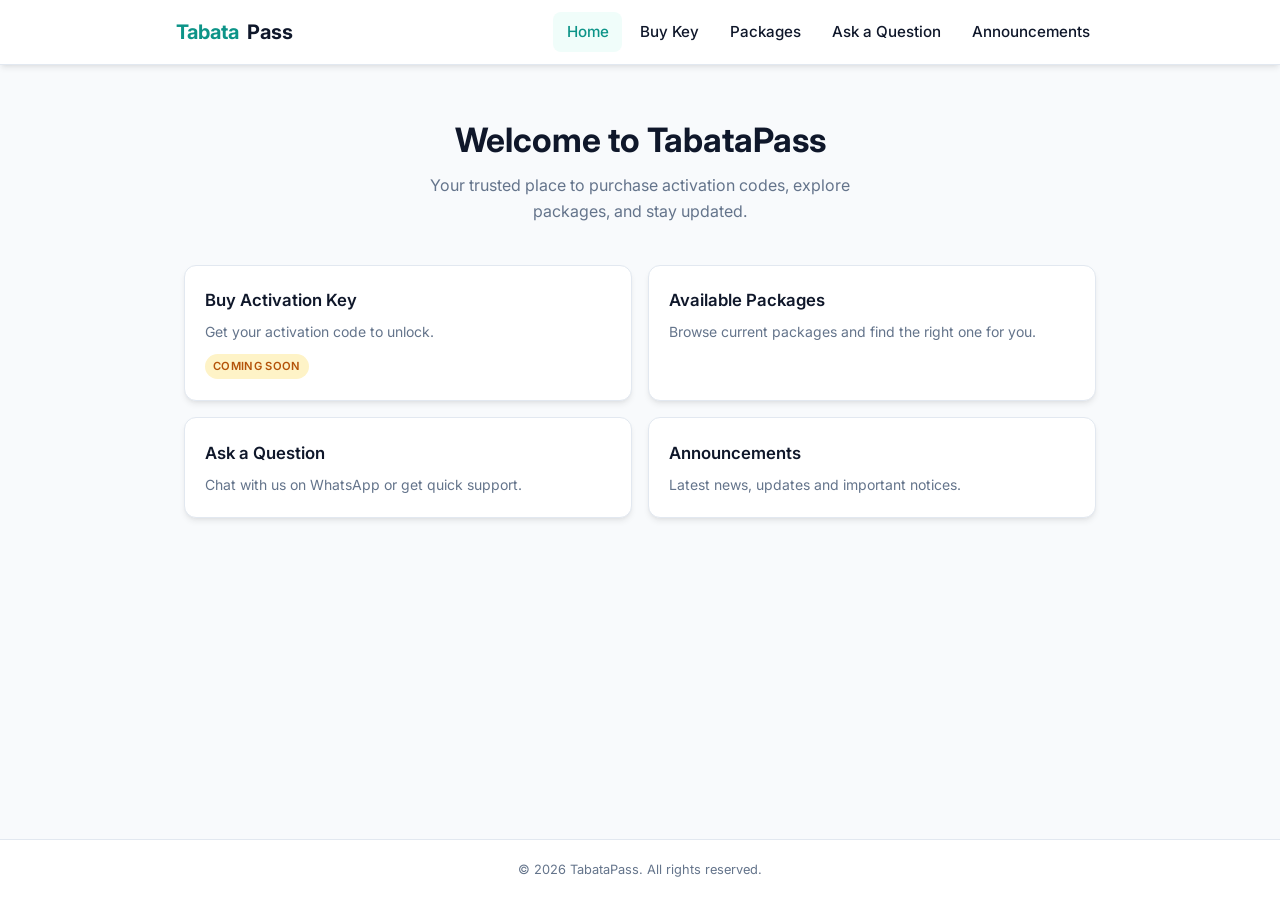
<file: index.html>
<!DOCTYPE html>
<html lang="en">
<head>
  <meta charset="UTF-8" />
  <meta name="viewport" content="width=device-width, initial-scale=1.0" />
  <meta name="description" content="TabataPass – Buy activation codes, view packages, get support and announcements." />
  <title>TabataPass | Home</title>
  <link rel="preconnect" href="https://fonts.googleapis.com" />
  <link rel="preconnect" href="https://fonts.gstatic.com" crossorigin />
  <link href="https://fonts.googleapis.com/css2?family=Inter:wght@400;500;600;700&display=swap" rel="stylesheet" />
  <link rel="stylesheet" href="styles.css" />
</head>
<body data-page="home">
  <header class="site-header">
    <div class="header-inner">
      <a href="index.html" class="logo">Tabata<span>Pass</span></a>
      <button class="nav-toggle" aria-label="Toggle menu" aria-expanded="false">
        <span></span><span></span><span></span>
      </button>
      <nav class="main-nav" aria-label="Main navigation">
        <a href="index.html" data-page="home">Home</a>
        <a href="buy.html" data-page="buy">Buy Key</a>
        <a href="packages.html" data-page="packages">Packages</a>
        <a href="ask.html" data-page="ask">Ask a Question</a>
        <a href="announcements.html" data-page="announcements">Announcements</a>
      </nav>
    </div>
  </header>

  <main class="main">
    <section class="hero">
      <h1>Welcome to TabataPass</h1>
      <p>Your trusted place to purchase activation codes, explore packages, and stay updated.</p>
    </section>

    <div class="action-grid">
      <a href="buy.html" class="action-card">
        <!-- <div class="icon">🔑</div> -->
        <h2>Buy Activation Key</h2>
        <p>Get your activation code to unlock.</p>
        <span class="badge">Coming Soon</span>
      </a>

      <a href="packages.html" class="action-card">
        <!-- <div class="icon">📦</div> -->
        <h2>Available Packages</h2>
        <p>Browse current packages and find the right one for you.</p>
      </a>

      <a href="ask.html" class="action-card">
        <!-- <div class="icon">💬</div> -->
        <h2>Ask a Question</h2>
        <p>Chat with us on WhatsApp or get quick support.</p>
      </a>

      <a href="announcements.html" class="action-card">
        <!-- <div class="icon">📢</div> -->
        <h2>Announcements</h2>
        <p>Latest news, updates and important notices.</p>
      </a>
    </div>
  </main>

  <footer class="site-footer">
    <p>&copy; 2026 TabataPass. All rights reserved.</p>
  </footer>

  <script src="script.js"></script>
</body>
</html>
</file>
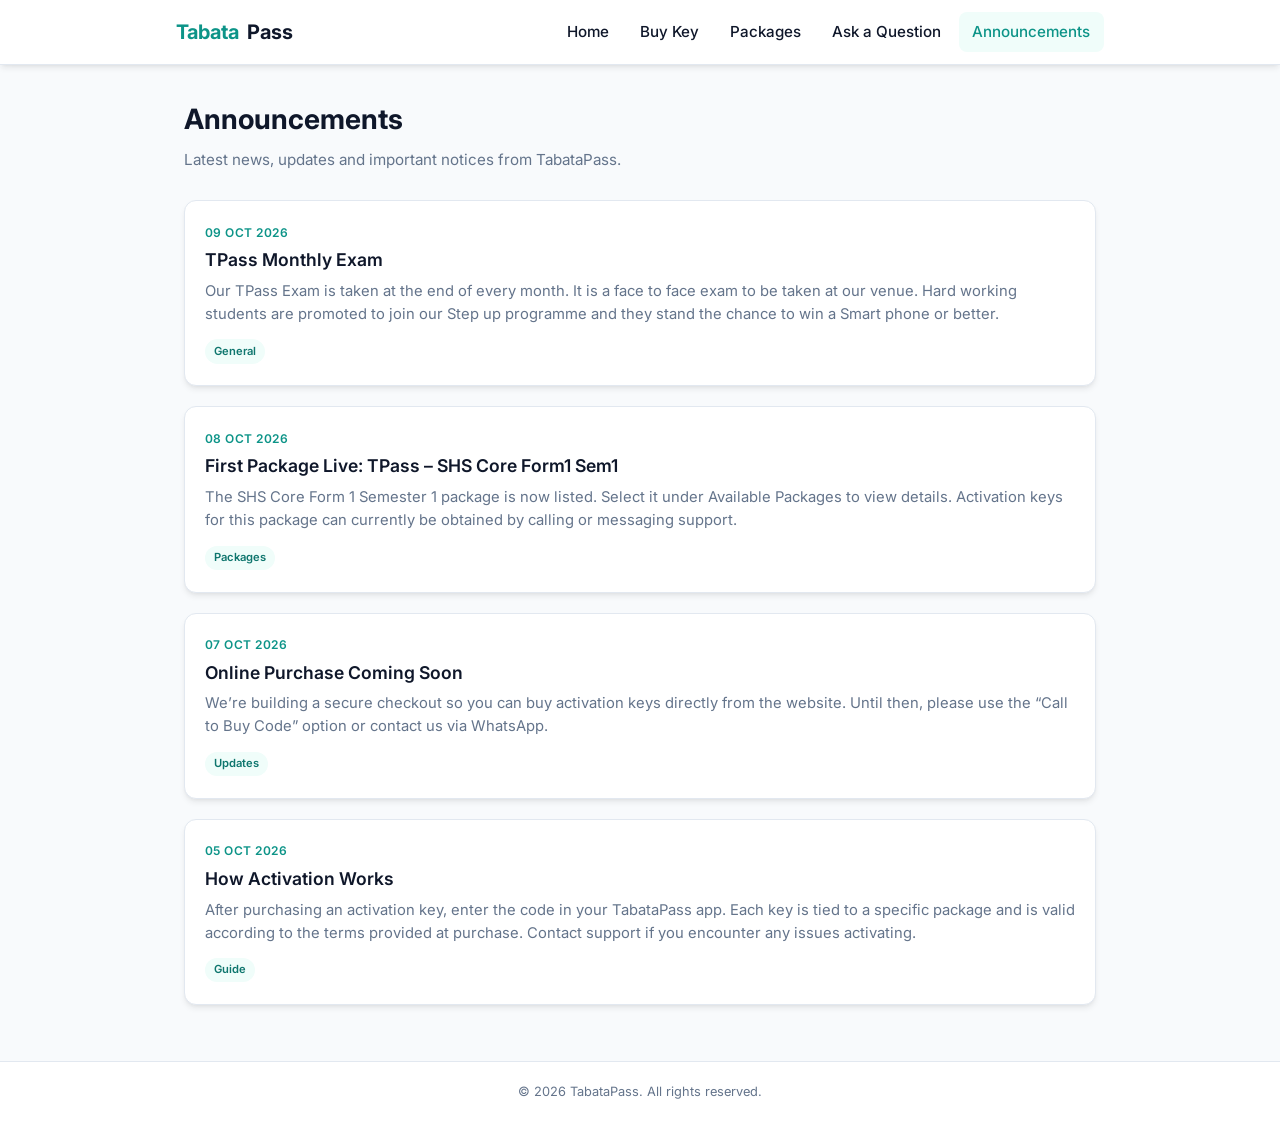
<file: announcements.html>
<!DOCTYPE html>
<html lang="en">
<head>
  <meta charset="UTF-8" />
  <meta name="viewport" content="width=device-width, initial-scale=1.0" />
  <meta name="description" content="TabataPass announcements, news and updates." />
  <title>Announcements | TabataPass</title>
  <link rel="preconnect" href="https://fonts.googleapis.com" />
  <link rel="preconnect" href="https://fonts.gstatic.com" crossorigin />
  <link href="https://fonts.googleapis.com/css2?family=Inter:wght@400;500;600;700&display=swap" rel="stylesheet" />
  <link rel="stylesheet" href="styles.css" />
</head>
<body data-page="announcements">
  <header class="site-header">
    <div class="header-inner">
      <a href="index.html" class="logo">Tabata<span>Pass</span></a>
      <button class="nav-toggle" aria-label="Toggle menu" aria-expanded="false">
        <span></span><span></span><span></span>
      </button>
      <nav class="main-nav" aria-label="Main navigation">
        <a href="index.html" data-page="home">Home</a>
        <a href="buy.html" data-page="buy">Buy Key</a>
        <a href="packages.html" data-page="packages">Packages</a>
        <a href="ask.html" data-page="ask">Ask a Question</a>
        <a href="announcements.html" data-page="announcements">Announcements</a>
      </nav>
    </div>
  </header>

  <main class="main">
    <h1 class="page-title">Announcements</h1>
    <p class="page-subtitle">Latest news, updates and important notices from TabataPass.</p>

    <div class="announcement-list">
      <article class="announcement-card">
        <div class="card-body">
          <div class="date">09 Oct 2026</div>
          <h3>TPass Monthly Exam</h3>
          <p>
            Our TPass Exam is taken at the end of every month. It is a face to face exam to be taken at our venue.
            Hard working students are promoted to join our Step up programme  and they stand the chance to win a Smart phone or better.
          </p>
          <span class="tag">General</span>
        </div>
      </article>

      <article class="announcement-card">
        <div class="card-body">
          <div class="date">08 Oct 2026</div>
          <h3>First Package Live: TPass – SHS Core Form1 Sem1</h3>
          <p>
            The SHS Core Form 1 Semester 1 package is now listed. Select it under Available Packages to view details.
            Activation keys for this package can currently be obtained by calling or messaging support.
          </p>
          <span class="tag">Packages</span>
        </div>
      </article>

      <article class="announcement-card">
        <div class="card-body">
          <div class="date">07 Oct 2026</div>
          <h3>Online Purchase Coming Soon</h3>
          <p>
            We’re building a secure checkout so you can buy activation keys directly from the website.
            Until then, please use the “Call to Buy Code” option or contact us via WhatsApp.
          </p>
          <span class="tag">Updates</span>
        </div>
      </article>

      <article class="announcement-card">
        <div class="card-body">
          <div class="date">05 Oct 2026</div>
          <h3>How Activation Works</h3>
          <p>
            After purchasing an activation key, enter the code in your TabataPass app.
            Each key is tied to a specific package and is valid according to the terms provided at purchase.
            Contact support if you encounter any issues activating.
          </p>
          <span class="tag">Guide</span>
        </div>
      </article>
    </div>
  </main>

  <footer class="site-footer">
    <p>&copy; 2026 TabataPass. All rights reserved.</p>
  </footer>

  <script src="script.js"></script>
</body>
</html>
</file>
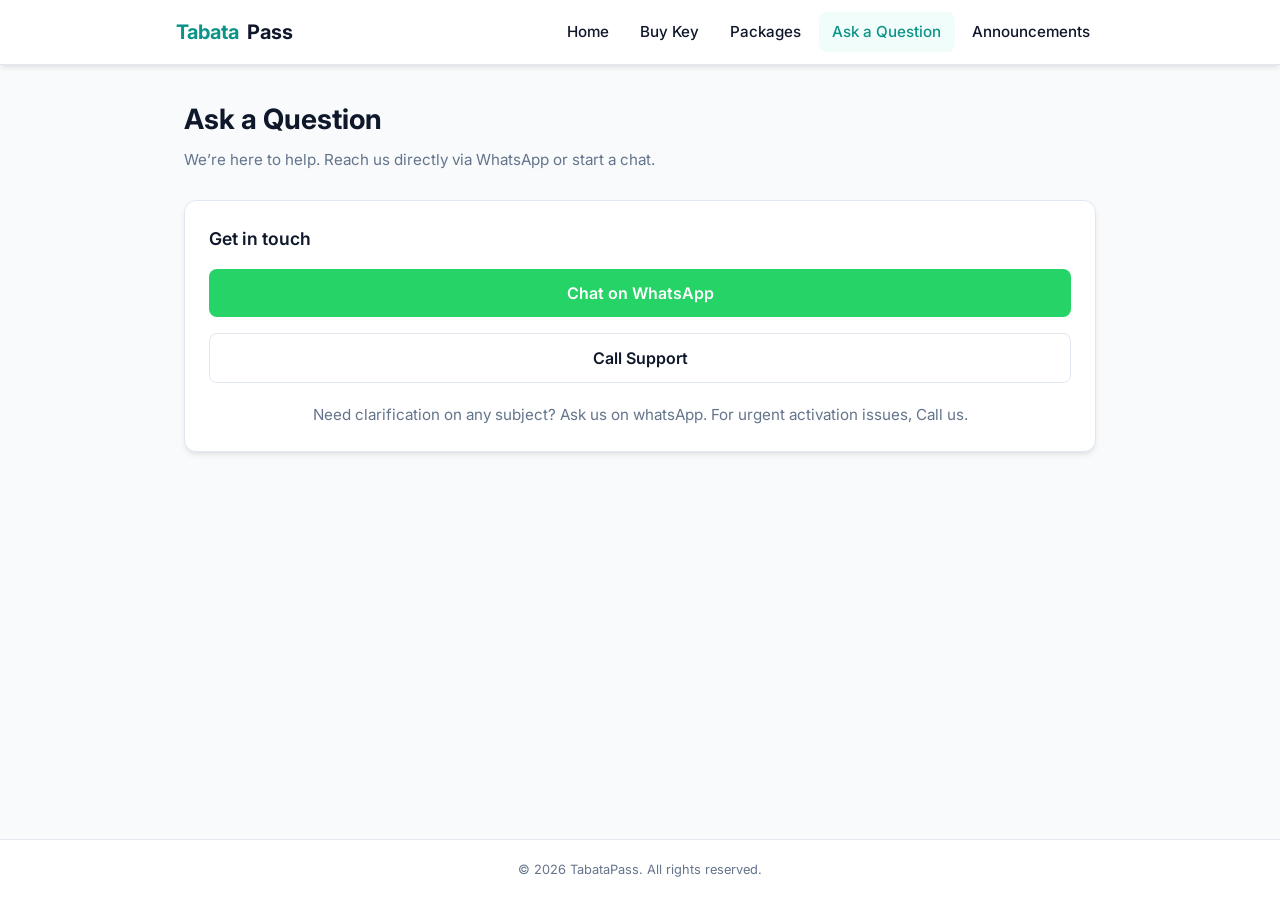
<file: ask.html>
<!DOCTYPE html>
<html lang="en">
<head>
  <meta charset="UTF-8" />
  <meta name="viewport" content="width=device-width, initial-scale=1.0" />
  <meta name="description" content="Ask a question or chat with TabataPass support via WhatsApp." />
  <title>Ask a Question | TabataPass</title>
  <link rel="preconnect" href="https://fonts.googleapis.com" />
  <link rel="preconnect" href="https://fonts.gstatic.com" crossorigin />
  <link href="https://fonts.googleapis.com/css2?family=Inter:wght@400;500;600;700&display=swap" rel="stylesheet" />
  <link rel="stylesheet" href="styles.css" />
</head>
<body data-page="ask">
  <header class="site-header">
    <div class="header-inner">
      <a href="index.html" class="logo">Tabata<span>Pass</span></a>
      <button class="nav-toggle" aria-label="Toggle menu" aria-expanded="false">
        <span></span><span></span><span></span>
      </button>
      <nav class="main-nav" aria-label="Main navigation">
        <a href="index.html" data-page="home">Home</a>
        <a href="buy.html" data-page="buy">Buy Key</a>
        <a href="packages.html" data-page="packages">Packages</a>
        <a href="ask.html" data-page="ask">Ask a Question</a>
        <a href="announcements.html" data-page="announcements">Announcements</a>
      </nav>
    </div>
  </header>

  <main class="main">
    <h1 class="page-title">Ask a Question</h1>
    <p class="page-subtitle">We’re here to help. Reach us directly via WhatsApp or start a chat.</p>

    <div class="card">
      <h3 style="margin-bottom: 1rem;">Get in touch</h3>
      <div class="contact-actions">
        <!-- Replace the phone number (233XXXXXXXXX) with your real WhatsApp business number (country code + number, no + or spaces) -->
        <a
          href="https://wa.me/truemahn"
          class="btn btn-whatsapp btn-lg btn-block"
          target="_blank"
          rel="noopener noreferrer"
        >
          Chat on WhatsApp
        </a>

        <a href="tel:+233551522203" class="btn btn-outline btn-lg btn-block">
          Call Support
        </a>
      </div>

      <p class="contact-note">
        Need clarification on any subject? Ask us on whatsApp. 
        For urgent activation issues, Call us.
      </p>
    </div>
  </main>

  <footer class="site-footer">
    <p>&copy; 2026 TabataPass. All rights reserved.</p>
  </footer>

  <script src="script.js"></script>
</body>
</html>
</file>
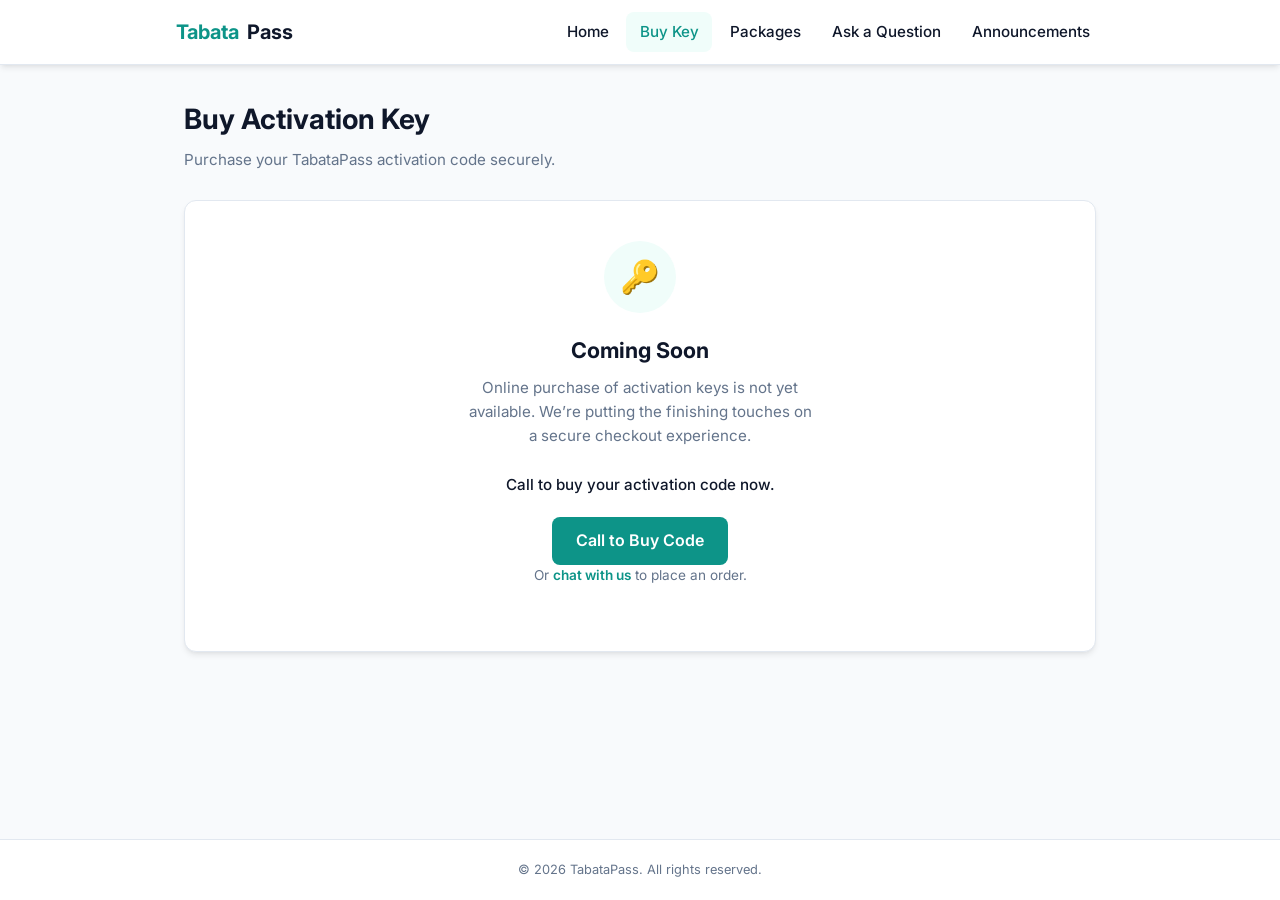
<file: buy.html>
<!DOCTYPE html>
<html lang="en">
<head>
  <meta charset="UTF-8" />
  <meta name="viewport" content="width=device-width, initial-scale=1.0" />
  <meta name="description" content="Buy TabataPass activation keys – coming soon." />
  <title>Buy Activation Key | TabataPass</title>
  <link rel="preconnect" href="https://fonts.googleapis.com" />
  <link rel="preconnect" href="https://fonts.gstatic.com" crossorigin />
  <link href="https://fonts.googleapis.com/css2?family=Inter:wght@400;500;600;700&display=swap" rel="stylesheet" />
  <link rel="stylesheet" href="styles.css" />
</head>
<body data-page="buy">
  <header class="site-header">
    <div class="header-inner">
      <a href="index.html" class="logo">Tabata<span>Pass</span></a>
      <button class="nav-toggle" aria-label="Toggle menu" aria-expanded="false">
        <span></span><span></span><span></span>
      </button>
      <nav class="main-nav" aria-label="Main navigation">
        <a href="index.html" data-page="home">Home</a>
        <a href="buy.html" data-page="buy">Buy Key</a>
        <a href="packages.html" data-page="packages">Packages</a>
        <a href="ask.html" data-page="ask">Ask a Question</a>
        <a href="announcements.html" data-page="announcements">Announcements</a>
      </nav>
    </div>
  </header>

  <main class="main">
    <h1 class="page-title">Buy Activation Key</h1>
    <p class="page-subtitle">Purchase your TabataPass activation code securely.</p>

    <div class="card coming-soon">
      <div class="icon-lg">🔑</div>
      <h2>Coming Soon</h2>
      <p>Online purchase of activation keys is not yet available. We’re putting the finishing touches on a secure checkout experience.</p>
      <p style="margin-bottom: 1.25rem; color: var(--text); font-weight: 500;">Call to buy your activation code now.</p>
      <a href="tel:+233551522203" class="btn btn-primary btn-lg">
        Call to Buy Code
      </a>
      <p class="mt-2" style="font-size: 0.85rem; color: var(--text-muted);">
        Or <a href="http://wa.me/truemahn" style="color: var(--primary); font-weight: 600;">chat with us</a> to place an order.
      </p>
    </div>
  </main>

  <footer class="site-footer">
    <p>&copy; 2026 TabataPass. All rights reserved.</p>
  </footer>

  <script src="script.js"></script>
</body>
</html>
</file>
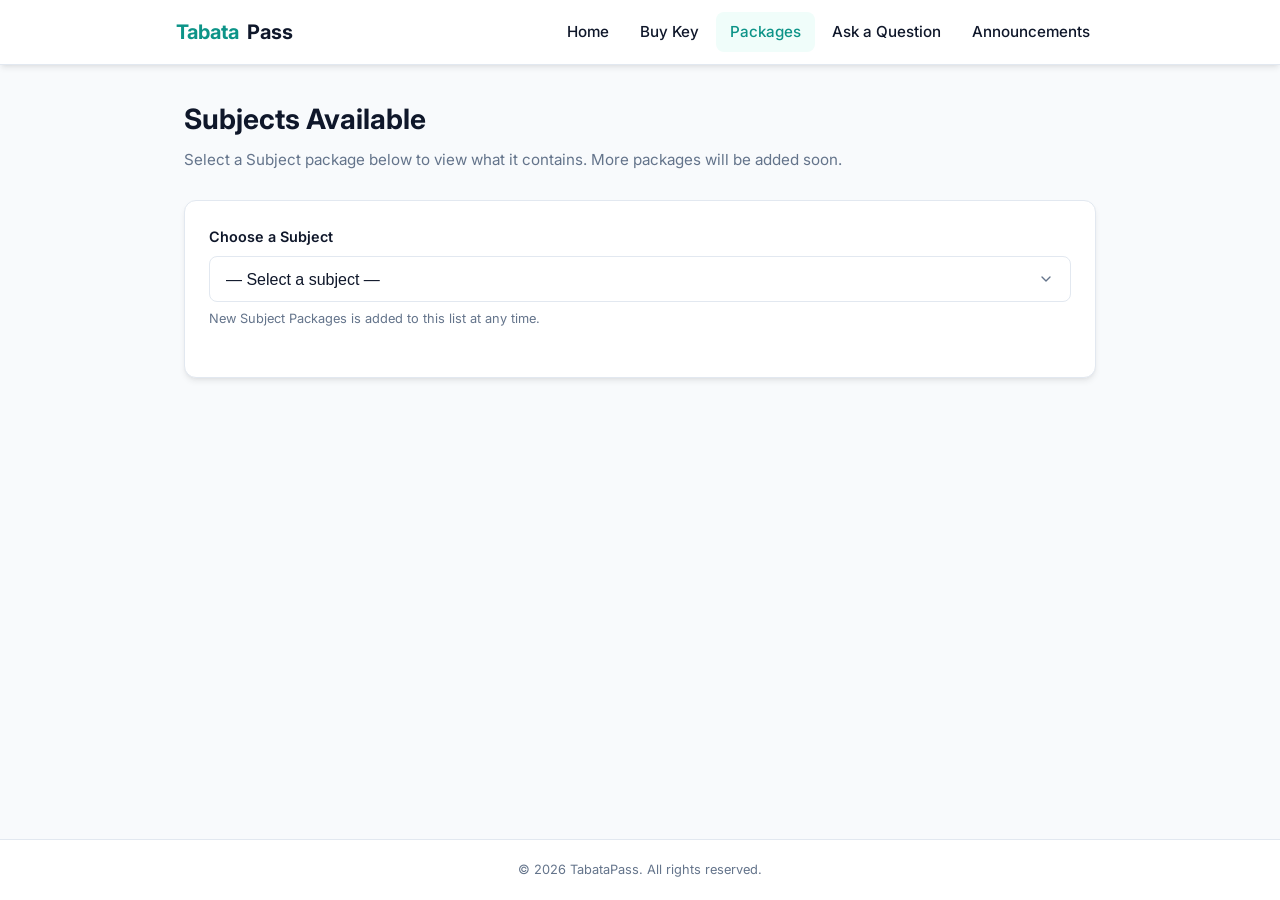
<file: packages.html>
<!DOCTYPE html>
<html lang="en">
<head>
  <meta charset="UTF-8" />
  <meta name="viewport" content="width=device-width, initial-scale=1.0" />
  <meta name="description" content="Browse available TabataPass packages." />
  <title>Available Packages | TabataPass</title>
  <link rel="preconnect" href="https://fonts.googleapis.com" />
  <link rel="preconnect" href="https://fonts.gstatic.com" crossorigin />
  <link href="https://fonts.googleapis.com/css2?family=Inter:wght@400;500;600;700&display=swap" rel="stylesheet" />
  <link rel="stylesheet" href="styles.css" />
</head>
<body data-page="packages">
  <header class="site-header">
    <div class="header-inner">
      <a href="index.html" class="logo">Tabata<span>Pass</span></a>
      <button class="nav-toggle" aria-label="Toggle menu" aria-expanded="false">
        <span></span><span></span><span></span>
      </button>
      <nav class="main-nav" aria-label="Main navigation">
        <a href="index.html" data-page="home">Home</a>
        <a href="buy.html" data-page="buy">Buy Key</a>
        <a href="packages.html" data-page="packages">Packages</a>
        <a href="ask.html" data-page="ask">Ask a Question</a>
        <a href="announcements.html" data-page="announcements">Announcements</a>
      </nav>
    </div>
  </header>

  <main class="main">
    <h1 class="page-title">Subjects Available</h1>
    <p class="page-subtitle">Select a Subject package below to view what it contains. More packages will be added soon.</p>

    <div class="card">
      <div class="package-select-wrap">
        <label for="package-select">Choose a Subject</label>
        <select id="package-select" class="select-custom" aria-describedby="package-help">
          <option value="">— Select a subject —</option>
          <option value="tpass-shs-core-f1-s1">TPass - SHS Core Form1 Sem1</option>
          <!-- Add more <option> entries here as packages become available -->
        </select>
        <p id="package-help" style="font-size: 0.8rem; color: var(--text-muted); margin-top: 0.4rem;">
          New Subject Packages is added to this list at any time.
        </p>
      </div>

      <div id="package-info" class="package-info">
        <h3 id="package-name"></h3>
        <p id="package-desc"></p>
        <div class="meta">
          <span id="pkg-level"></span>
          <span id="pkg-semester"></span>
          <span id="pkg-type"></span>
        </div>
        <div class="mt-2">
          <a href="buy.html" class="btn btn-primary">Get Activation Key</a>
        </div>
      </div>
    </div>
  </main>

  <footer class="site-footer">
    <p>&copy; 2026 TabataPass. All rights reserved.</p>
  </footer>

  <script src="script.js"></script>
</body>
</html>
</file>
<file: styles.css>
/* TabataPass - Shared Styles (Mobile-first) */
:root {
  --primary: #0d9488;
  --primary-dark: #0f766e;
  --primary-light: #14b8a6;
  --accent: #1e40af;
  --bg: #f8fafc;
  --surface: #ffffff;
  --text: #0f172a;
  --text-muted: #64748b;
  --border: #e2e8f0;
  --shadow: 0 4px 6px -1px rgb(0 0 0 / 0.08), 0 2px 4px -2px rgb(0 0 0 / 0.06);
  --shadow-lg: 0 10px 15px -3px rgb(0 0 0 / 0.1), 0 4px 6px -4px rgb(0 0 0 / 0.1);
  --radius: 12px;
  --radius-sm: 8px;
  --transition: 0.2s ease;
}

*,
*::before,
*::after {
  box-sizing: border-box;
  margin: 0;
  padding: 0;
}

html {
  font-size: 16px;
  scroll-behavior: smooth;
  -webkit-text-size-adjust: 100%;
}

body {
  font-family: 'Inter', system-ui, -apple-system, BlinkMacSystemFont, 'Segoe UI', Roboto, sans-serif;
  background: var(--bg);
  color: var(--text);
  line-height: 1.6;
  min-height: 100dvh;
  display: flex;
  flex-direction: column;
}

img {
  max-width: 100%;
  display: block;
}

a {
  color: inherit;
  text-decoration: none;
}

/* ========== Header / Nav ========== */
.site-header {
  background: var(--surface);
  border-bottom: 1px solid var(--border);
  position: sticky;
  top: 0;
  z-index: 100;
  box-shadow: var(--shadow);
}

.header-inner {
  max-width: 960px;
  margin: 0 auto;
  padding: 0.75rem 1rem;
  display: flex;
  align-items: center;
  justify-content: space-between;
  gap: 1rem;
}

.logo {
  font-weight: 700;
  font-size: 1.25rem;
  color: var(--primary);
  display: flex;
  align-items: center;
  gap: 0.5rem;
}

.logo span {
  color: var(--text);
}

.nav-toggle {
  display: flex;
  flex-direction: column;
  gap: 5px;
  background: none;
  border: none;
  cursor: pointer;
  padding: 0.5rem;
  border-radius: var(--radius-sm);
}

.nav-toggle span {
  display: block;
  width: 22px;
  height: 2.5px;
  background: var(--text);
  border-radius: 2px;
  transition: var(--transition);
}

.nav-toggle[aria-expanded="true"] span:nth-child(1) {
  transform: translateY(7.5px) rotate(45deg);
}
.nav-toggle[aria-expanded="true"] span:nth-child(2) {
  opacity: 0;
}
.nav-toggle[aria-expanded="true"] span:nth-child(3) {
  transform: translateY(-7.5px) rotate(-45deg);
}

.main-nav {
  display: none;
  position: absolute;
  top: 100%;
  left: 0;
  right: 0;
  background: var(--surface);
  border-bottom: 1px solid var(--border);
  padding: 0.75rem 1rem 1rem;
  flex-direction: column;
  gap: 0.35rem;
  box-shadow: var(--shadow);
}

.main-nav.open {
  display: flex;
}

.main-nav a {
  padding: 0.7rem 1rem;
  border-radius: var(--radius-sm);
  font-weight: 500;
  font-size: 0.95rem;
  color: var(--text);
  transition: background var(--transition), color var(--transition);
}

.main-nav a:hover,
.main-nav a.active {
  background: #f0fdfa;
  color: var(--primary);
}

/* Desktop nav */
@media (min-width: 640px) {
  .nav-toggle {
    display: none;
  }
  .main-nav {
    display: flex;
    position: static;
    flex-direction: row;
    border: none;
    padding: 0;
    box-shadow: none;
    gap: 0.25rem;
  }
  .main-nav a {
    padding: 0.5rem 0.85rem;
  }
}

/* ========== Main content ========== */
.main {
  flex: 1;
  max-width: 960px;
  width: 100%;
  margin: 0 auto;
  padding: 1.5rem 1rem 3rem;
}

.page-title {
  font-size: 1.5rem;
  font-weight: 700;
  margin-bottom: 0.35rem;
  color: var(--text);
}

.page-subtitle {
  color: var(--text-muted);
  font-size: 0.95rem;
  margin-bottom: 1.75rem;
}

/* ========== Home action cards ========== */
.hero {
  text-align: center;
  margin-bottom: 2rem;
  padding: 1rem 0 0.5rem;
}

.hero h1 {
  font-size: 1.75rem;
  font-weight: 700;
  margin-bottom: 0.4rem;
}

.hero p {
  color: var(--text-muted);
  font-size: 1rem;
  max-width: 28rem;
  margin: 0 auto;
}

.action-grid {
  display: grid;
  grid-template-columns: 1fr;
  gap: 1rem;
}

@media (min-width: 480px) {
  .action-grid {
    grid-template-columns: 1fr 1fr;
  }
}

.action-card {
  background: var(--surface);
  border: 1px solid var(--border);
  border-radius: var(--radius);
  padding: 1.35rem 1.25rem;
  display: flex;
  flex-direction: column;
  align-items: flex-start;
  gap: 0.5rem;
  box-shadow: var(--shadow);
  transition: transform var(--transition), box-shadow var(--transition), border-color var(--transition);
  text-align: left;
}

.action-card:hover {
  transform: translateY(-2px);
  box-shadow: var(--shadow-lg);
  border-color: var(--primary-light);
}

.action-card .icon {
  width: 42px;
  height: 42px;
  border-radius: 10px;
  background: #f0fdfa;
  color: var(--primary);
  display: flex;
  align-items: center;
  justify-content: center;
  font-size: 1.25rem;
  flex-shrink: 0;
}

.action-card h2 {
  font-size: 1.05rem;
  font-weight: 600;
}

.action-card p {
  font-size: 0.875rem;
  color: var(--text-muted);
  line-height: 1.45;
}

.action-card .badge {
  font-size: 0.7rem;
  font-weight: 600;
  text-transform: uppercase;
  letter-spacing: 0.03em;
  background: #fef3c7;
  color: #b45309;
  padding: 0.2rem 0.5rem;
  border-radius: 999px;
  margin-top: 0.25rem;
}

/* ========== Buttons ========== */
.btn {
  display: inline-flex;
  align-items: center;
  justify-content: center;
  gap: 0.5rem;
  padding: 0.75rem 1.25rem;
  font-size: 0.95rem;
  font-weight: 600;
  border-radius: var(--radius-sm);
  border: none;
  cursor: pointer;
  transition: background var(--transition), transform var(--transition), box-shadow var(--transition);
  text-align: center;
  line-height: 1.2;
}

.btn:active {
  transform: scale(0.98);
}

.btn-primary {
  background: var(--primary);
  color: #fff;
}

.btn-primary:hover {
  background: var(--primary-dark);
}

.btn-outline {
  background: transparent;
  border: 1.5px solid var(--border);
  color: var(--text);
}

.btn-outline:hover {
  border-color: var(--primary);
  color: var(--primary);
  background: #f0fdfa;
}

.btn-whatsapp {
  background: #25d366;
  color: #fff;
}

.btn-whatsapp:hover {
  background: #1da851;
}

.btn-block {
  width: 100%;
}

.btn-lg {
  padding: 0.9rem 1.5rem;
  font-size: 1rem;
}

/* ========== Content cards ========== */
.card {
  background: var(--surface);
  border: 1px solid var(--border);
  border-radius: var(--radius);
  padding: 1.5rem;
  box-shadow: var(--shadow);
  margin-bottom: 1.25rem;
}

.card h3 {
  font-size: 1.1rem;
  font-weight: 600;
  margin-bottom: 0.5rem;
}

.card p {
  color: var(--text-muted);
  font-size: 0.95rem;
}

/* ========== Buy page ========== */
.coming-soon {
  text-align: center;
  padding: 2.5rem 1.5rem;
}

.coming-soon .icon-lg {
  width: 72px;
  height: 72px;
  margin: 0 auto 1.25rem;
  background: #f0fdfa;
  color: var(--primary);
  border-radius: 50%;
  display: flex;
  align-items: center;
  justify-content: center;
  font-size: 2rem;
}

.coming-soon h2 {
  font-size: 1.35rem;
  margin-bottom: 0.5rem;
}

.coming-soon p {
  color: var(--text-muted);
  max-width: 22rem;
  margin: 0 auto 1.5rem;
}

/* ========== Packages ========== */
.package-select-wrap {
  margin-bottom: 1.5rem;
}

.package-select-wrap label {
  display: block;
  font-weight: 600;
  font-size: 0.9rem;
  margin-bottom: 0.5rem;
  color: var(--text);
}

.select-custom {
  width: 100%;
  padding: 0.85rem 1rem;
  font-size: 1rem;
  border: 1.5px solid var(--border);
  border-radius: var(--radius-sm);
  background: var(--surface);
  color: var(--text);
  appearance: none;
  background-image: url("data:image/svg+xml,%3Csvg xmlns='http://www.w3.org/2000/svg' width='16' height='16' viewBox='0 0 24 24' fill='none' stroke='%2364748b' stroke-width='2' stroke-linecap='round' stroke-linejoin='round'%3E%3Cpolyline points='6 9 12 15 18 9'%3E%3C/polyline%3E%3C/svg%3E");
  background-repeat: no-repeat;
  background-position: right 1rem center;
  cursor: pointer;
  transition: border-color var(--transition);
}

.select-custom:focus {
  outline: none;
  border-color: var(--primary);
  box-shadow: 0 0 0 3px rgba(13, 148, 136, 0.15);
}

.package-info {
  display: none;
  animation: fadeIn 0.25s ease;
}

.package-info.visible {
  display: block;
}

@keyframes fadeIn {
  from { opacity: 0; transform: translateY(6px); }
  to { opacity: 1; transform: translateY(0); }
}

.package-info .meta {
  display: flex;
  flex-wrap: wrap;
  gap: 0.75rem;
  margin-top: 1rem;
  font-size: 0.875rem;
  color: var(--text-muted);
}

.package-info .meta span {
  background: #f1f5f9;
  padding: 0.3rem 0.65rem;
  border-radius: 999px;
}

/* ========== Ask / Contact ========== */
.contact-actions {
  display: flex;
  flex-direction: column;
  gap: 1rem;
}

.contact-note {
  font-size: 0.875rem;
  color: var(--text-muted);
  margin-top: 1.25rem;
  text-align: center;
}

/* ========== Announcements ========== */
.announcement-list {
  display: flex;
  flex-direction: column;
  gap: 1.25rem;
}

.announcement-card {
  background: var(--surface);
  border: 1px solid var(--border);
  border-radius: var(--radius);
  overflow: hidden;
  box-shadow: var(--shadow);
  transition: box-shadow var(--transition);
}

.announcement-card:hover {
  box-shadow: var(--shadow-lg);
}

.announcement-card .card-body {
  padding: 1.35rem 1.25rem;
}

.announcement-card .date {
  font-size: 0.75rem;
  font-weight: 600;
  color: var(--primary);
  text-transform: uppercase;
  letter-spacing: 0.04em;
  margin-bottom: 0.4rem;
}

.announcement-card h3 {
  font-size: 1.1rem;
  font-weight: 600;
  margin-bottom: 0.5rem;
  line-height: 1.35;
}

.announcement-card p {
  font-size: 0.925rem;
  color: var(--text-muted);
  line-height: 1.55;
}

.announcement-card .tag {
  display: inline-block;
  margin-top: 0.85rem;
  font-size: 0.7rem;
  font-weight: 600;
  background: #f0fdfa;
  color: var(--primary-dark);
  padding: 0.2rem 0.55rem;
  border-radius: 999px;
}

/* ========== Footer ========== */
.site-footer {
  background: var(--surface);
  border-top: 1px solid var(--border);
  padding: 1.25rem 1rem;
  text-align: center;
  font-size: 0.8rem;
  color: var(--text-muted);
}

.site-footer a {
  color: var(--primary);
  font-weight: 500;
}

/* ========== Utility ========== */
.text-center { text-align: center; }
.mt-1 { margin-top: 0.5rem; }
.mt-2 { margin-top: 1rem; }
.mb-2 { margin-bottom: 1rem; }

/* Larger screens */
@media (min-width: 768px) {
  .hero h1 {
    font-size: 2.1rem;
  }
  .page-title {
    font-size: 1.75rem;
  }
  .main {
    padding: 2rem 1.5rem 3.5rem;
  }
}
</file>
